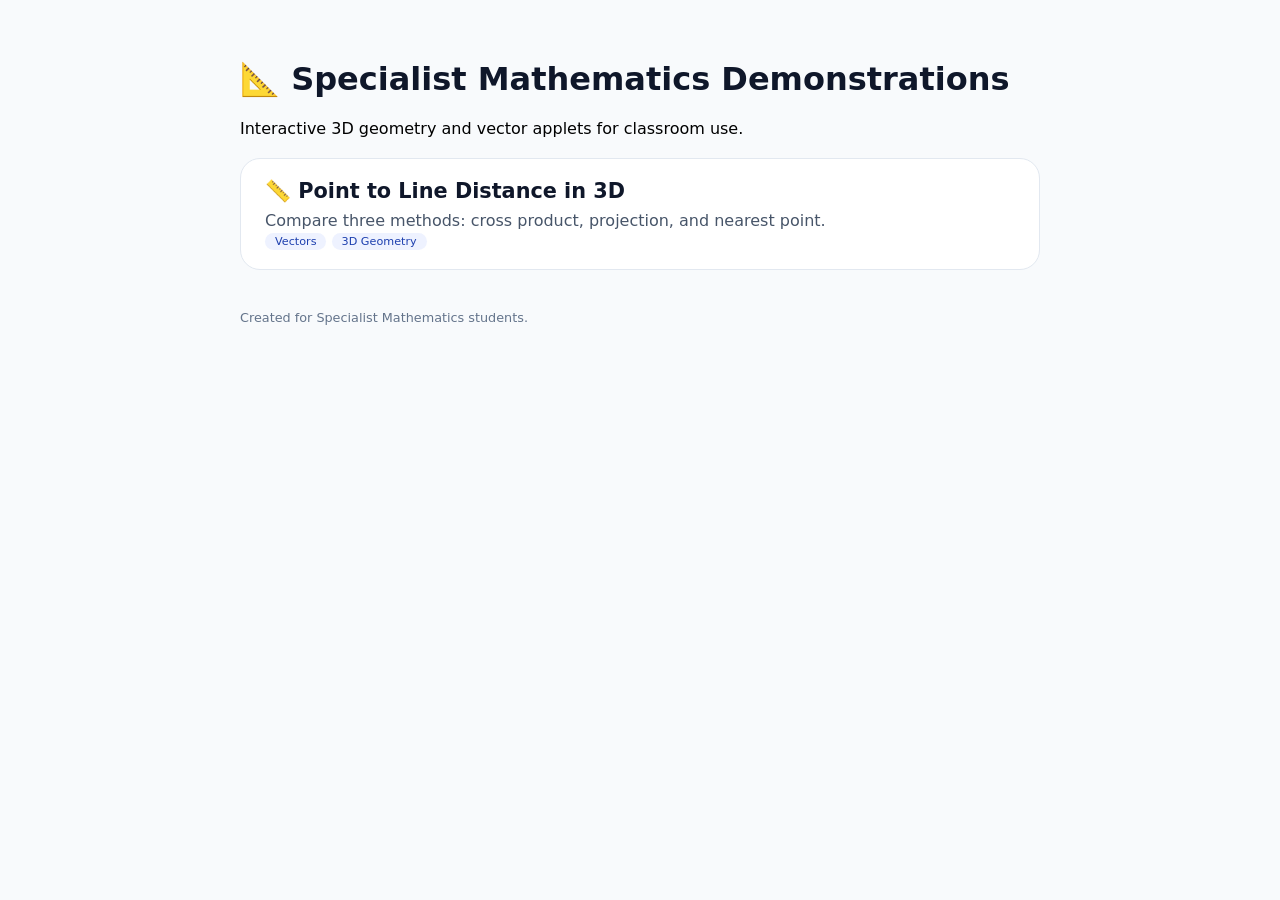
<file: Index.html>
<!DOCTYPE html>
<html>
<head>
    <title>Cujomaths Demos | Specialist Mathematics</title>
    <style>
        body {
            font-family: system-ui, sans-serif;
            max-width: 800px;
            margin: 60px auto;
            padding: 0 20px;
            background: #f8fafc;
        }
        h1 { color: #0f172a; }
        .demo-card {
            background: white;
            border-radius: 20px;
            padding: 20px 24px;
            margin: 20px 0;
            border: 1px solid #e2e8f0;
            transition: 0.1s;
        }
        .demo-card:hover { border-color: #94a3b8; }
        a { text-decoration: none; color: #1e293b; }
        .demo-title { font-size: 1.3rem; font-weight: 600; margin: 0 0 8px 0; color: #0f172a; }
        .demo-desc { margin: 0; color: #475569; }
        .badge {
            background: #eef2ff;
            color: #1e40af;
            padding: 2px 10px;
            border-radius: 20px;
            font-size: 0.7rem;
            font-weight: 500;
        }
    </style>
</head>
<body>
    <h1>📐 Specialist Mathematics Demonstrations</h1>
    <p>Interactive 3D geometry and vector applets for classroom use.</p>

    <div class="demo-card">
        <a href="point-line-distance/">
            <h2 class="demo-title">📏 Point to Line Distance in 3D</h2>
            <p class="demo-desc">Compare three methods: cross product, projection, and nearest point.</p>
            <span class="badge">Vectors</span> <span class="badge">3D Geometry</span>
        </a>
    </div>

    <!-- More demos go here when you create them -->
    <!--
    <div class="demo-card">
        <a href="vector-dot-product/">
            <h2 class="demo-title">⚫ Dot Product Visualiser</h2>
            <p class="demo-desc">Explore projection and angle between vectors.</p>
            <span class="badge">Vectors</span>
        </a>
    </div>
    -->

    <p style="margin-top: 40px; font-size: 0.8rem; color: #64748b;">
        Created for Specialist Mathematics students.
    </p>
</body>
</html>
</file>
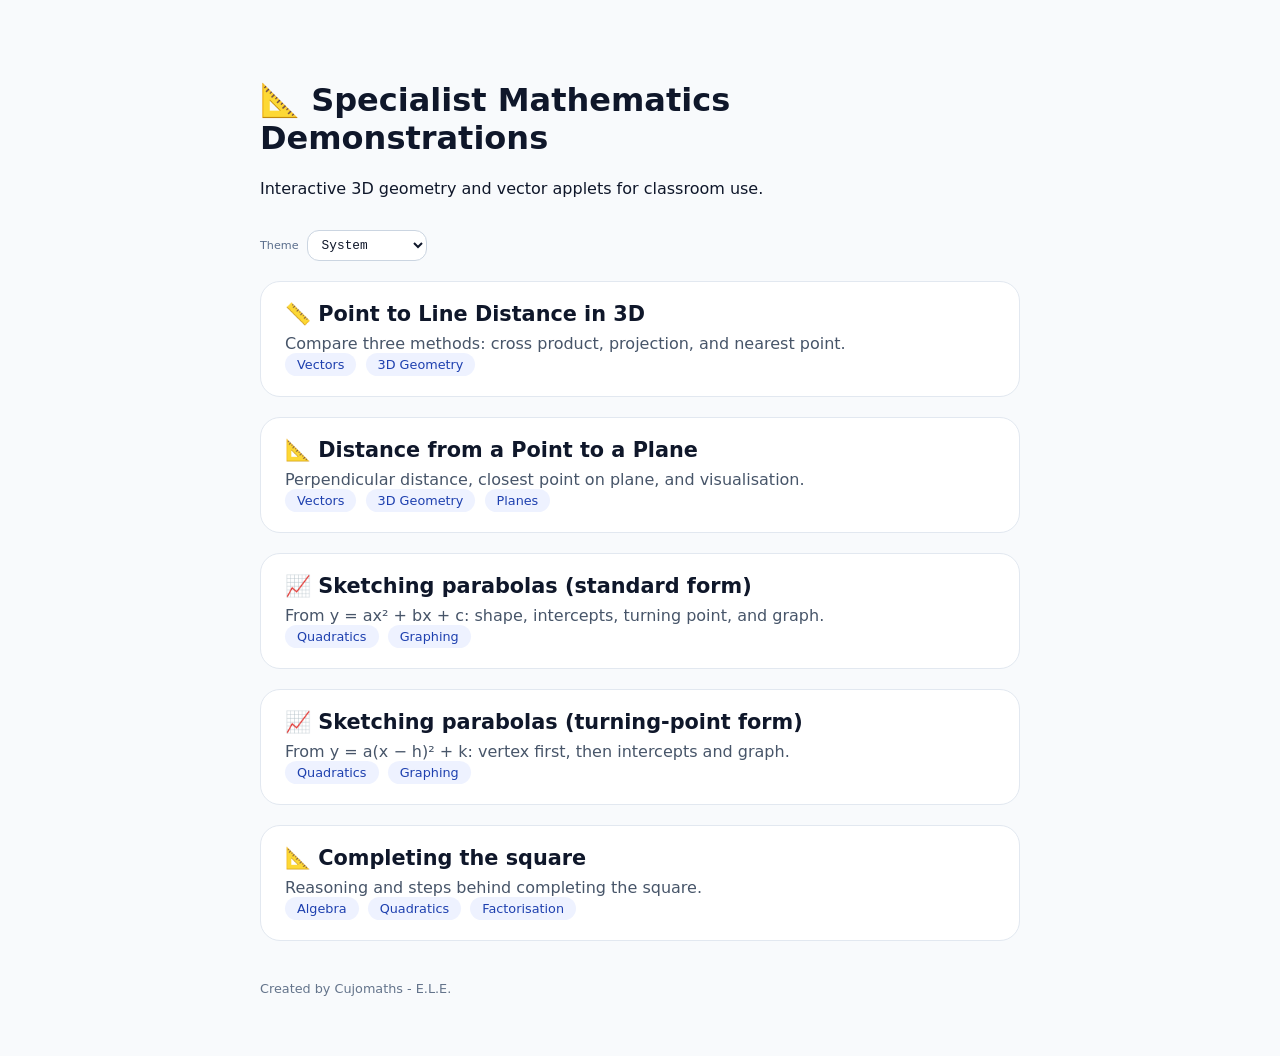
<file: index.html>
<!DOCTYPE html>
<html lang="en">
<head>
  <meta charset="UTF-8" />
  <meta name="viewport" content="width=device-width, initial-scale=1.0" />
  <title>Cujomaths Demos | Specialist Mathematics</title>
  <script>
    (function () {
      try {
        var k = "cujomaths-theme";
        var v = localStorage.getItem(k);
        if (v !== "light" && v !== "dark" && v !== "system") v = "system";
        var d = "light";
        if (v === "dark") d = "dark";
        else if (v === "light") d = "light";
        else d = window.matchMedia("(prefers-color-scheme: dark)").matches ? "dark" : "light";
        document.documentElement.dataset.theme = d;
        document.documentElement.dataset.themeSetting = v;
      } catch (e) {}
    })();
  </script>
  <link rel="stylesheet" href="shared/styles.css" />
</head>
<body class="landing">
  <div class="landingTop">
    <div>
      <h1>📐 Specialist Mathematics Demonstrations</h1>
      <p>Interactive 3D geometry and vector applets for classroom use.</p>
    </div>
    <label class="themeSelectWrap" for="root-theme-select">
      <span class="tiny">Theme</span>
      <select id="root-theme-select" aria-label="Colour theme">
        <option value="system">System</option>
        <option value="light">Light</option>
        <option value="dark">Dark</option>
      </select>
    </label>
  </div>

  <div class="demo-card">
    <a href="shortest distance from a point to a line/">
      <h2 class="demo-title">📏 Point to Line Distance in 3D</h2>
      <p class="demo-desc">Compare three methods: cross product, projection, and nearest point.</p>
      <span class="badge">Vectors</span> <span class="badge">3D Geometry</span>
    </a>
  </div>

  <div class="demo-card">
    <a href="distance-from-point-to-plane/">
      <h2 class="demo-title">📐 Distance from a Point to a Plane</h2>
      <p class="demo-desc">Perpendicular distance, closest point on plane, and visualisation.</p>
      <span class="badge">Vectors</span> <span class="badge">3D Geometry</span> <span class="badge">Planes</span>
    </a>
  </div>

  <div class="demo-card">
    <a href="sketch-parabola-standard-form/">
      <h2 class="demo-title">📈 Sketching parabolas (standard form)</h2>
      <p class="demo-desc">From y = ax² + bx + c: shape, intercepts, turning point, and graph.</p>
      <span class="badge">Quadratics</span> <span class="badge">Graphing</span>
    </a>
  </div>

  <div class="demo-card">
    <a href="sketch-parabola-vertex-form/">
      <h2 class="demo-title">📈 Sketching parabolas (turning-point form)</h2>
      <p class="demo-desc">From y = a(x − h)² + k: vertex first, then intercepts and graph.</p>
      <span class="badge">Quadratics</span> <span class="badge">Graphing</span>
    </a>
  </div>

  <div class="demo-card">
    <a href="completing-the-square/">
      <h2 class="demo-title">📐 Completing the square</h2>
      <p class="demo-desc">Reasoning and steps behind completing the square.</p>
      <span class="badge">Algebra</span> <span class="badge">Quadratics</span> <span class="badge">Factorisation</span>
    </a>
  </div>

  <p class="landingFooter">Created by Cujomaths - E.L.E.</p>

  <script type="module">
    import {
      initThemeFromStorage,
      applyThemeSetting,
      attachSystemThemeListener,
      getStoredThemeSetting,
    } from "./shared/ui/theme.js";

    initThemeFromStorage();
    attachSystemThemeListener(() => {});

    const sel = document.getElementById("root-theme-select");
    if (sel) {
      sel.value = getStoredThemeSetting();
      sel.addEventListener("change", () => applyThemeSetting(sel.value));
    }
  </script>
</body>
</html>
</file>
<file: shared/styles.css>
/* Shared design system for Cujomaths applets.
   Theme: set <html data-theme="light|dark"> (see shared/ui/theme.js). */

:root {
  --cm-page-bg: #f8fafc;
  --cm-text: #0f172a;
  --cm-text-soft: #334155;
  --cm-muted: #475569;
  --cm-tiny: #5b6e8c;
  --cm-surface: #ffffff;
  --cm-surface-2: #fefefe;
  --cm-border: #e2e8f0;
  --cm-border-strong: #cbd5e1;
  --cm-shadow: rgba(0, 0, 0, 0.05);
  --cm-shadow-card: rgba(0, 0, 0, 0.02);
  --cm-hero-bg: #ffffff;
  --cm-badge-bg: #eef2ff;
  --cm-badge-text: #1e40af;
  --cm-tabs-bg: #fefefe;
  --cm-tab-active-bg: #fafcff;
  --cm-tab-active-text: #0f172a;
  --cm-accent: #3b82f6;
  --cm-input-bg: #ffffff;
  --cm-input-text: #0f172a;
  --cm-representation-bg: #f1f5f9;
  --cm-working-bg: #f8fafc;
  --cm-answer-bg: #e6f0ff;
  --cm-answer-text: #0f172a;
  --cm-note-bg: #fef9e3;
  --cm-note-text: #0f172a;
  --cm-error-bg: #fee2e2;
  --cm-error-text: #b91c1c;
  --cm-pill-bg: #e2e8f0;
  --cm-pill-active-bg: #0f172a;
  --cm-pill-active-text: #ffffff;
  --cm-toggle-text: #0f172a;
  --cm-primary-bg: #0f172a;
  --cm-primary-text: #ffffff;
  --cm-details-bg: #f8fafc;
  --cm-details-summary: #0f172a;
  --cm-details-body: #334155;
  --cm-diagram-bg: #fefefe;
  --cm-svg-bg: #ffffff;
  --cm-summary-bg: #f1f5f9;
  --cm-katex: #0f172a;
  /* Completing-the-square (and similar) */
  --cm-expression-bg: #e6f0ff;
  --cm-expression-text: #0f172a;
  --cm-step-bg: #f8fafc;
  --cm-choice-bg: #ffffff;
  --cm-factor-preview-bg: #ffffff;
  --cm-equals-prefix: #334155;
  /* Landing */
  --cm-link: #1e293b;
  --cm-footer: #64748b;
}

[data-theme="dark"] {
  --cm-page-bg: #0b1220;
  --cm-text: #e5e7eb;
  --cm-text-soft: #cbd5e1;
  --cm-muted: #94a3b8;
  --cm-tiny: #94a3b8;
  --cm-surface: #111827;
  --cm-surface-2: #0f172a;
  --cm-border: #1f2937;
  --cm-border-strong: #334155;
  --cm-shadow: rgba(0, 0, 0, 0.35);
  --cm-shadow-card: rgba(0, 0, 0, 0.25);
  --cm-hero-bg: #111827;
  --cm-badge-bg: #1e3a5f;
  --cm-badge-text: #93c5fd;
  --cm-tabs-bg: #0f172a;
  --cm-tab-active-bg: #172554;
  --cm-tab-active-text: #e5e7eb;
  --cm-accent: #60a5fa;
  --cm-input-bg: #0f172a;
  --cm-input-text: #e5e7eb;
  --cm-representation-bg: #0f172a;
  --cm-working-bg: #0f172a;
  --cm-answer-bg: #1e3a5f;
  --cm-answer-text: #e5e7eb;
  --cm-note-bg: #422006;
  --cm-note-text: #fde68a;
  --cm-error-bg: #450a0a;
  --cm-error-text: #fecaca;
  --cm-pill-bg: #1f2937;
  --cm-pill-active-bg: #e5e7eb;
  --cm-pill-active-text: #0f172a;
  --cm-toggle-text: #e5e7eb;
  --cm-primary-bg: #60a5fa;
  --cm-primary-text: #0b1220;
  --cm-details-bg: #0f172a;
  --cm-details-summary: #e5e7eb;
  --cm-details-body: #cbd5e1;
  --cm-diagram-bg: #111827;
  --cm-svg-bg: #0f172a;
  --cm-summary-bg: #0f172a;
  --cm-katex: #e5e7eb;
  --cm-expression-bg: #172554;
  --cm-expression-text: #e5e7eb;
  --cm-step-bg: #0f172a;
  --cm-choice-bg: #111827;
  --cm-factor-preview-bg: #111827;
  --cm-equals-prefix: #cbd5e1;
  --cm-link: #e5e7eb;
  --cm-footer: #94a3b8;
}

/* Base */
* { box-sizing: border-box; }

body {
  font-family: system-ui, -apple-system, "Segoe UI", Roboto, "Helvetica Neue", sans-serif;
  background: var(--cm-page-bg);
  margin: 0;
  padding: 24px 20px;
  color: var(--cm-text);
}

.katex { color: var(--cm-katex); }

.page {
  max-width: 1300px;
  margin: 0 auto;
}

/* Hero */
.hero {
  display: flex;
  justify-content: space-between;
  align-items: center;
  flex-wrap: wrap;
  gap: 16px;
  margin-bottom: 32px;
  background: var(--cm-hero-bg);
  padding: 24px 28px;
  border-radius: 28px;
  box-shadow: 0 1px 3px var(--cm-shadow);
  border: 1px solid var(--cm-border);
}

.badge {
  background: var(--cm-badge-bg);
  color: var(--cm-badge-text);
  padding: 4px 12px;
  border-radius: 40px;
  font-size: 0.8rem;
  font-weight: 500;
  display: inline-block;
  margin-bottom: 12px;
}

.hero h1 { margin: 0 0 8px 0; font-size: 1.8rem; color: var(--cm-text); }
.hero p { margin: 0; color: var(--cm-text-soft); }

/* Cards & layout */
.mainGrid {
  display: grid;
  grid-template-columns: 320px 1fr;
  gap: 28px;
  margin-bottom: 32px;
}

@media (min-width: 901px) {
  .mainGrid.ctsGrid {
    grid-template-columns: 330px 1fr;
  }
}

@media (max-width: 900px) {
  .mainGrid { grid-template-columns: 1fr; }
}

.card {
  background: var(--cm-surface);
  border-radius: 24px;
  border: 1px solid var(--cm-border);
  padding: 20px 24px;
  box-shadow: 0 4px 12px var(--cm-shadow-card);
}

.inputsCard { align-self: start; }

.methodCard {
  padding: 0;
  overflow: hidden;
}

/* Tabs */
.tabs {
  display: flex;
  border-bottom: 1px solid var(--cm-border);
  background: var(--cm-tabs-bg);
}

.tabs.two button,
.tabs.three button { flex: 1; }

.tab {
  background: transparent;
  border: none;
  padding: 14px 12px;
  font-size: 0.9rem;
  font-weight: 500;
  color: var(--cm-muted);
  cursor: pointer;
  transition: 0.1s;
}

.tab.active {
  color: var(--cm-tab-active-text);
  border-bottom: 2px solid var(--cm-accent);
  background: var(--cm-tab-active-bg);
}

.methodGrid {
  display: flex;
  flex-direction: column;
  gap: 24px;
  padding: 20px 24px 24px 24px;
}

/* Inputs */
.inputGroup { margin-bottom: 20px; }
.inputGroup label,
.controlGroup label {
  font-weight: 600;
  font-size: 0.85rem;
  display: block;
  margin-bottom: 8px;
  color: var(--cm-text-soft);
}

.triple,
.quad,
.pair {
  display: flex;
  gap: 12px;
}

.triple input,
.quad input,
.pair input,
select {
  width: 100%;
  padding: 8px 12px;
  border: 1px solid var(--cm-border-strong);
  border-radius: 16px;
  font-size: 0.9rem;
  font-family: monospace;
  background: var(--cm-input-bg);
  color: var(--cm-input-text);
}

.quad input { min-width: 0; }

input[type="range"] { width: 100%; accent-color: var(--cm-accent); }

.controlGroup { margin-bottom: 20px; }

.error {
  background: var(--cm-error-bg);
  color: var(--cm-error-text);
  padding: 8px 12px;
  border-radius: 20px;
  font-size: 0.8rem;
  margin-top: 12px;
}

.representationBox {
  background: var(--cm-representation-bg);
  border-radius: 20px;
  padding: 12px 16px;
  margin: 16px 0 8px;
}

/* Buttons */
.buttonRow {
  display: flex;
  gap: 8px;
  margin: 12px 0;
  flex-wrap: wrap;
  align-items: center;
}

.pill {
  background: var(--cm-pill-bg);
  border: none;
  padding: 6px 14px;
  border-radius: 30px;
  font-size: 0.8rem;
  cursor: pointer;
  color: var(--cm-text);
}

.activePill {
  background: var(--cm-pill-active-bg);
  color: var(--cm-pill-active-text);
}

.toggleButton {
  background: transparent;
  border: 1px solid var(--cm-border-strong);
  padding: 6px 14px;
  border-radius: 999px;
  font-size: 0.8rem;
  cursor: pointer;
  color: var(--cm-toggle-text);
}

.toggleButtonActive {
  background: var(--cm-pill-active-bg);
  border-color: var(--cm-pill-active-bg);
  color: var(--cm-pill-active-text);
}

.outlineButton {
  background: transparent;
  border: 1px solid var(--cm-border-strong);
  padding: 6px 14px;
  border-radius: 40px;
  font-size: 0.8rem;
  cursor: pointer;
  color: var(--cm-text);
}

.outlineButton.small { font-size: 0.75rem; padding: 4px 12px; }

.primaryButton {
  background: var(--cm-primary-bg);
  color: var(--cm-primary-text);
  border: none;
  padding: 8px 16px;
  border-radius: 40px;
  font-size: 0.85rem;
  cursor: pointer;
}

.themeSelectWrap {
  display: inline-flex;
  align-items: center;
  gap: 8px;
}

.themeSelectWrap select {
  width: auto;
  min-width: 7.5rem;
  padding: 6px 10px;
  border-radius: 12px;
  font-size: 0.8rem;
}

/* Text helpers */
.muted { color: var(--cm-muted); font-size: 0.85rem; }
.tiny { font-size: 0.7rem; color: var(--cm-tiny); }

.rowBetween {
  display: flex;
  justify-content: space-between;
  align-items: center;
  flex-wrap: wrap;
  gap: 12px;
}

.workingHeader { margin: 16px 0 12px; }

/* Maths display boxes */
.formulaBox {
  font-family: monospace;
  background: var(--cm-surface);
  padding: 12px;
  border-radius: 16px;
  font-size: 0.9rem;
  margin: 8px 0 4px;
  overflow-x: auto;
  border: 1px solid var(--cm-border);
  color: var(--cm-text);
}

.working {
  background: var(--cm-working-bg);
  border-radius: 20px;
  padding: 12px 16px;
  font-family: monospace;
  font-size: 0.85rem;
  margin: 12px 0;
  overflow-x: auto;
  line-height: 2;
  color: var(--cm-text);
  border: 1px solid var(--cm-border);
}

.answer {
  font-weight: 700;
  background: var(--cm-answer-bg);
  color: var(--cm-answer-text);
  display: inline-block;
  padding: 4px 12px;
  border-radius: 20px;
}

.note {
  font-size: 0.8rem;
  background: var(--cm-note-bg);
  color: var(--cm-note-text);
  padding: 10px 14px;
  border-radius: 20px;
  margin-top: 14px;
}

.note.correct {
  background: rgba(16, 185, 129, 0.15);
  color: #047857;
}

[data-theme="dark"] .note.correct {
  color: #6ee7b7;
  background: rgba(16, 185, 129, 0.12);
}

.note.incorrect {
  background: rgba(239, 68, 68, 0.12);
  color: #b91c1c;
}

[data-theme="dark"] .note.incorrect {
  color: #fecaca;
  background: rgba(239, 68, 68, 0.12);
}

/* Collapsible instruction blocks */
.details {
  background: var(--cm-details-bg);
  border: 1px solid var(--cm-border);
  border-radius: 20px;
  padding: 12px 14px;
}

.detailsSummary {
  cursor: pointer;
  font-weight: 700;
  color: var(--cm-details-summary);
}

.detailsBody {
  margin-top: 10px;
  color: var(--cm-details-body);
  font-size: 0.9rem;
  line-height: 1.6;
}

.detailsBody ul {
  margin: 8px 0 0 18px;
  padding: 0;
}

/* SVG diagram helpers */
.diagramCard {
  background: var(--cm-diagram-bg);
  border: 1px solid var(--cm-border);
  border-radius: 24px;
  padding: 12px;
}

.diagramSvg {
  width: 100%;
  height: auto;
  background: var(--cm-svg-bg);
  border-radius: 16px;
  margin: 8px 0;
}

.legend {
  display: flex;
  flex-wrap: wrap;
  gap: 16px;
  margin: 12px 8px;
  font-size: 0.75rem;
  color: var(--cm-muted);
}

.swatch {
  display: inline-block;
  width: 16px;
  height: 16px;
  border-radius: 20px;
  margin-right: 6px;
  vertical-align: middle;
}

.caption {
  font-size: 0.7rem;
  color: var(--cm-muted);
  margin-top: 8px;
  text-align: center;
}

/* Lower sections */
.lowerCard { margin-top: 16px; }
.tabContent { padding: 20px 0 8px; }

.summaryGrid {
  display: grid;
  grid-template-columns: 1fr 1fr;
  gap: 12px;
  margin-top: 12px;
}

@media (max-width: 520px) {
  .summaryGrid { grid-template-columns: 1fr; }
}

.summaryBox {
  background: var(--cm-summary-bg);
  border-radius: 18px;
  padding: 10px 12px;
  font-family: monospace;
  font-size: 0.8rem;
  color: var(--cm-text);
  border: 1px solid var(--cm-border);
}

/* --- Landing page (root index) --- */
.landing {
  font-family: system-ui, sans-serif;
  max-width: 800px;
  margin: 60px auto;
  padding: 0 20px;
}

.landing h1 { color: var(--cm-text); }

.landingTop {
  display: flex;
  justify-content: space-between;
  align-items: flex-start;
  gap: 16px;
  flex-wrap: wrap;
  margin-bottom: 8px;
}

.demo-card {
  background: var(--cm-surface);
  border-radius: 20px;
  padding: 20px 24px;
  margin: 20px 0;
  border: 1px solid var(--cm-border);
  transition: 0.1s;
}

.demo-card:hover { border-color: var(--cm-border-strong); }

.landing a { text-decoration: none; color: var(--cm-link); }

.demo-title { font-size: 1.3rem; font-weight: 600; margin: 0 0 8px 0; color: var(--cm-text); }
.demo-desc { margin: 0; color: var(--cm-muted); }

.landing .badge {
  margin-bottom: 0;
  margin-right: 4px;
}

.landingFooter {
  margin-top: 40px;
  font-size: 0.8rem;
  color: var(--cm-footer);
}

/* --- Completing the square (JSX class names) --- */
.expressionBox {
  background: var(--cm-expression-bg);
  color: var(--cm-expression-text);
  border-radius: 20px;
  padding: 18px;
  text-align: center;
  font-family: monospace;
  font-size: 1.6rem;
  font-weight: 700;
  margin: 16px 0;
}

.stepCard {
  background: var(--cm-step-bg);
  border: 1px solid var(--cm-border);
  border-radius: 20px;
  padding: 14px 16px;
  margin-bottom: 12px;
}

.stepHeader {
  display: flex;
  justify-content: space-between;
  align-items: flex-start;
  gap: 12px;
}

.stepHeader h3 {
  margin: 0 0 6px 0;
  font-size: 1rem;
  color: var(--cm-text);
}

.feedback {
  font-size: 0.8rem;
  margin-top: 8px;
}

.feedback.correct {
  color: #047857;
  font-weight: 600;
}

[data-theme="dark"] .feedback.correct {
  color: #6ee7b7;
}

.feedback.incorrect {
  color: #b91c1c;
  font-weight: 600;
}

[data-theme="dark"] .feedback.incorrect {
  color: #fecaca;
}

.choiceRow {
  display: flex;
  gap: 10px;
  flex-wrap: wrap;
  margin-top: 10px;
}

.choiceButton {
  background: var(--cm-choice-bg);
  border: 1px solid var(--cm-border-strong);
  padding: 8px 14px;
  border-radius: 999px;
  font-family: monospace;
  cursor: pointer;
  color: var(--cm-text);
}

.choiceButton.selected {
  background: var(--cm-pill-active-bg);
  color: var(--cm-pill-active-text);
  border-color: var(--cm-pill-active-bg);
}

.equationInputRow {
  display: grid;
  grid-template-columns: auto 1fr;
  gap: 10px;
  align-items: center;
  margin-top: 10px;
}

.equalsPrefix {
  font-family: monospace;
  font-weight: 700;
  color: var(--cm-equals-prefix);
  white-space: nowrap;
}

.factorPreview {
  font-family: monospace;
  background: var(--cm-factor-preview-bg);
  border: 1px solid var(--cm-border);
  border-radius: 16px;
  padding: 10px 12px;
  margin-top: 10px;
  overflow-x: auto;
  color: var(--cm-text);
}

.studentInput {
  width: 100%;
  padding: 8px 12px;
  border: 1px solid var(--cm-border-strong);
  border-radius: 16px;
  font-size: 0.9rem;
  font-family: monospace;
  background: var(--cm-input-bg);
  color: var(--cm-input-text);
}

/* Stacked fraction (plain text) */
.frac {
  display: inline-flex;
  flex-direction: column;
  align-items: center;
  vertical-align: middle;
  font-size: 0.9em;
  margin: 0 0.15em;
}

.frac > span:first-child {
  border-bottom: 1px solid currentColor;
  padding-bottom: 1px;
  line-height: 1;
}

.frac > span:last-child {
  padding-top: 1px;
  line-height: 1;
}

/* --- 3D geometry applets --- */
.workingCard {
  margin-top: 0;
}

.workingCard h2 {
  font-size: 1.3rem;
  margin: 0 0 8px 0;
  color: var(--cm-text);
}

.cardTitle {
  font-weight: 700;
  font-size: 0.95rem;
  margin-bottom: 8px;
  color: var(--cm-text-soft);
}

.swatch.black {
  background: #0f172a;
}

[data-theme="dark"] .swatch.black {
  background: #e2e8f0;
}
</file>
